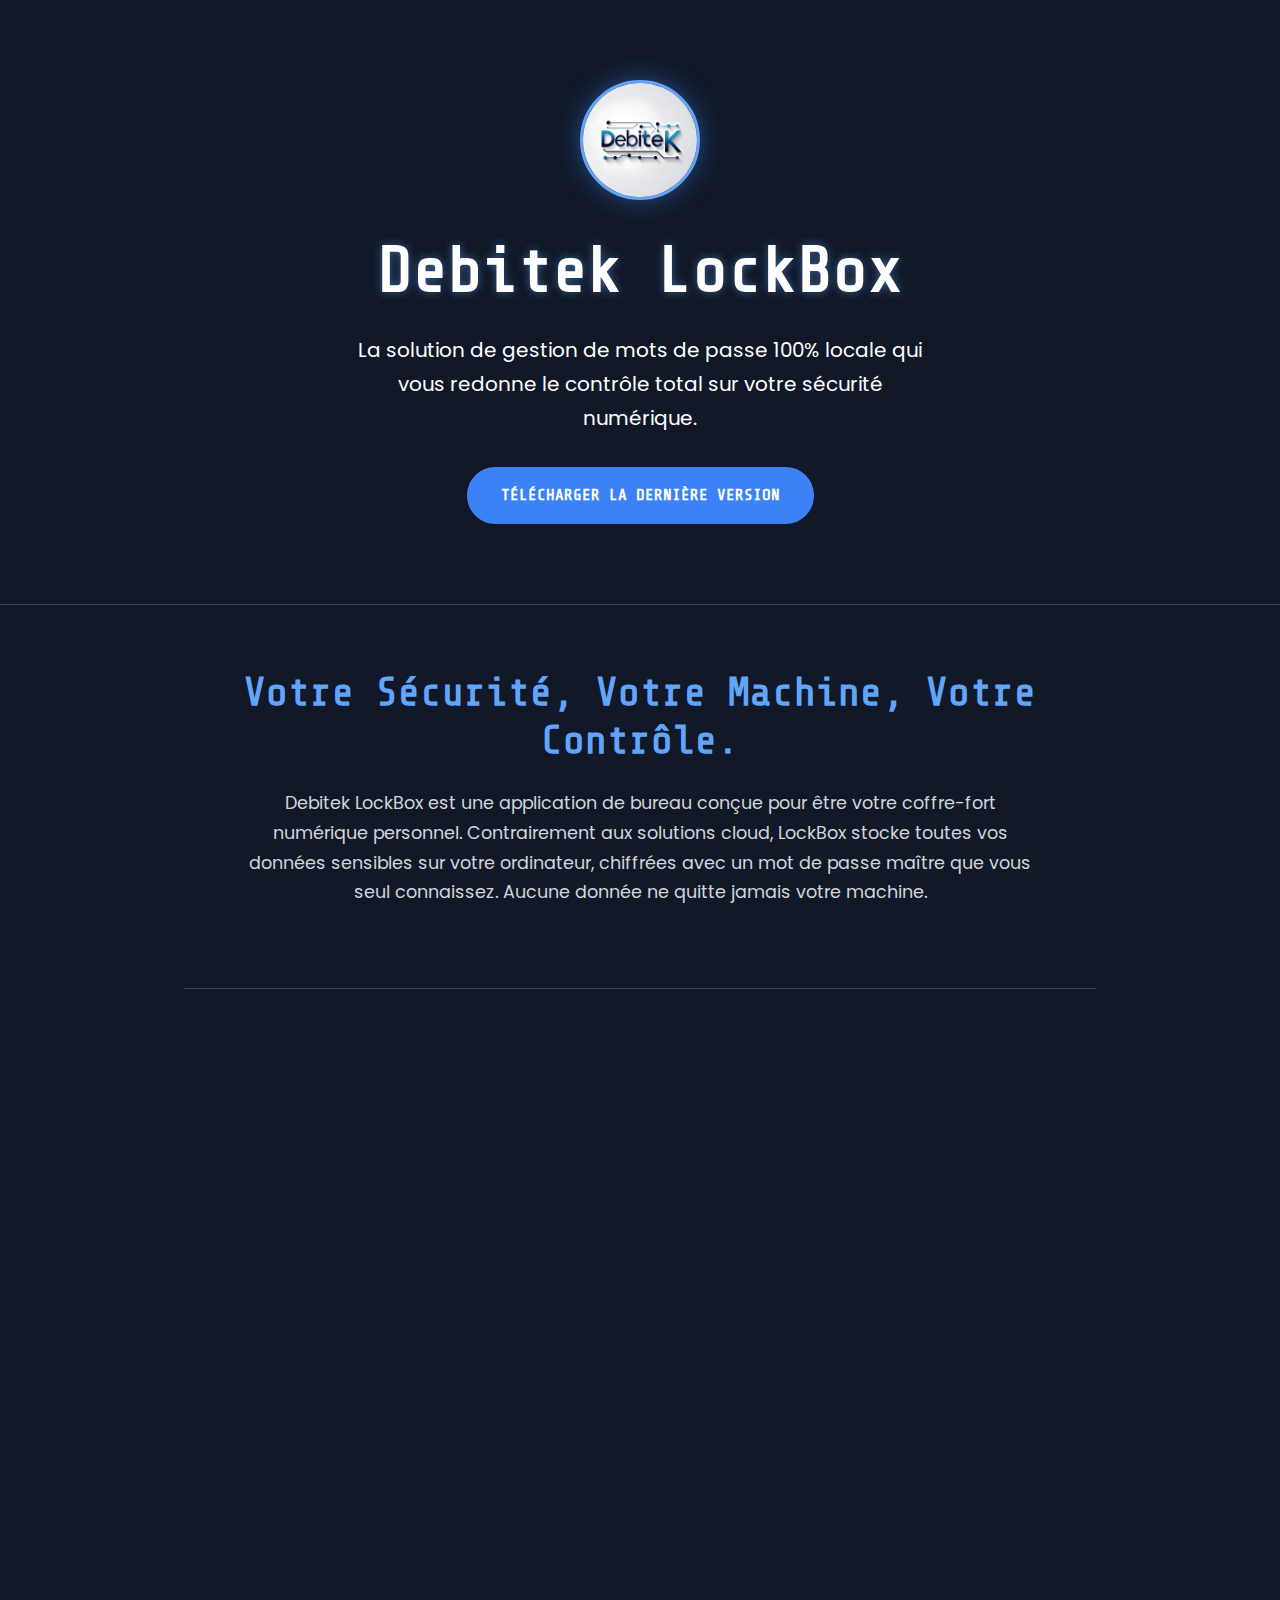
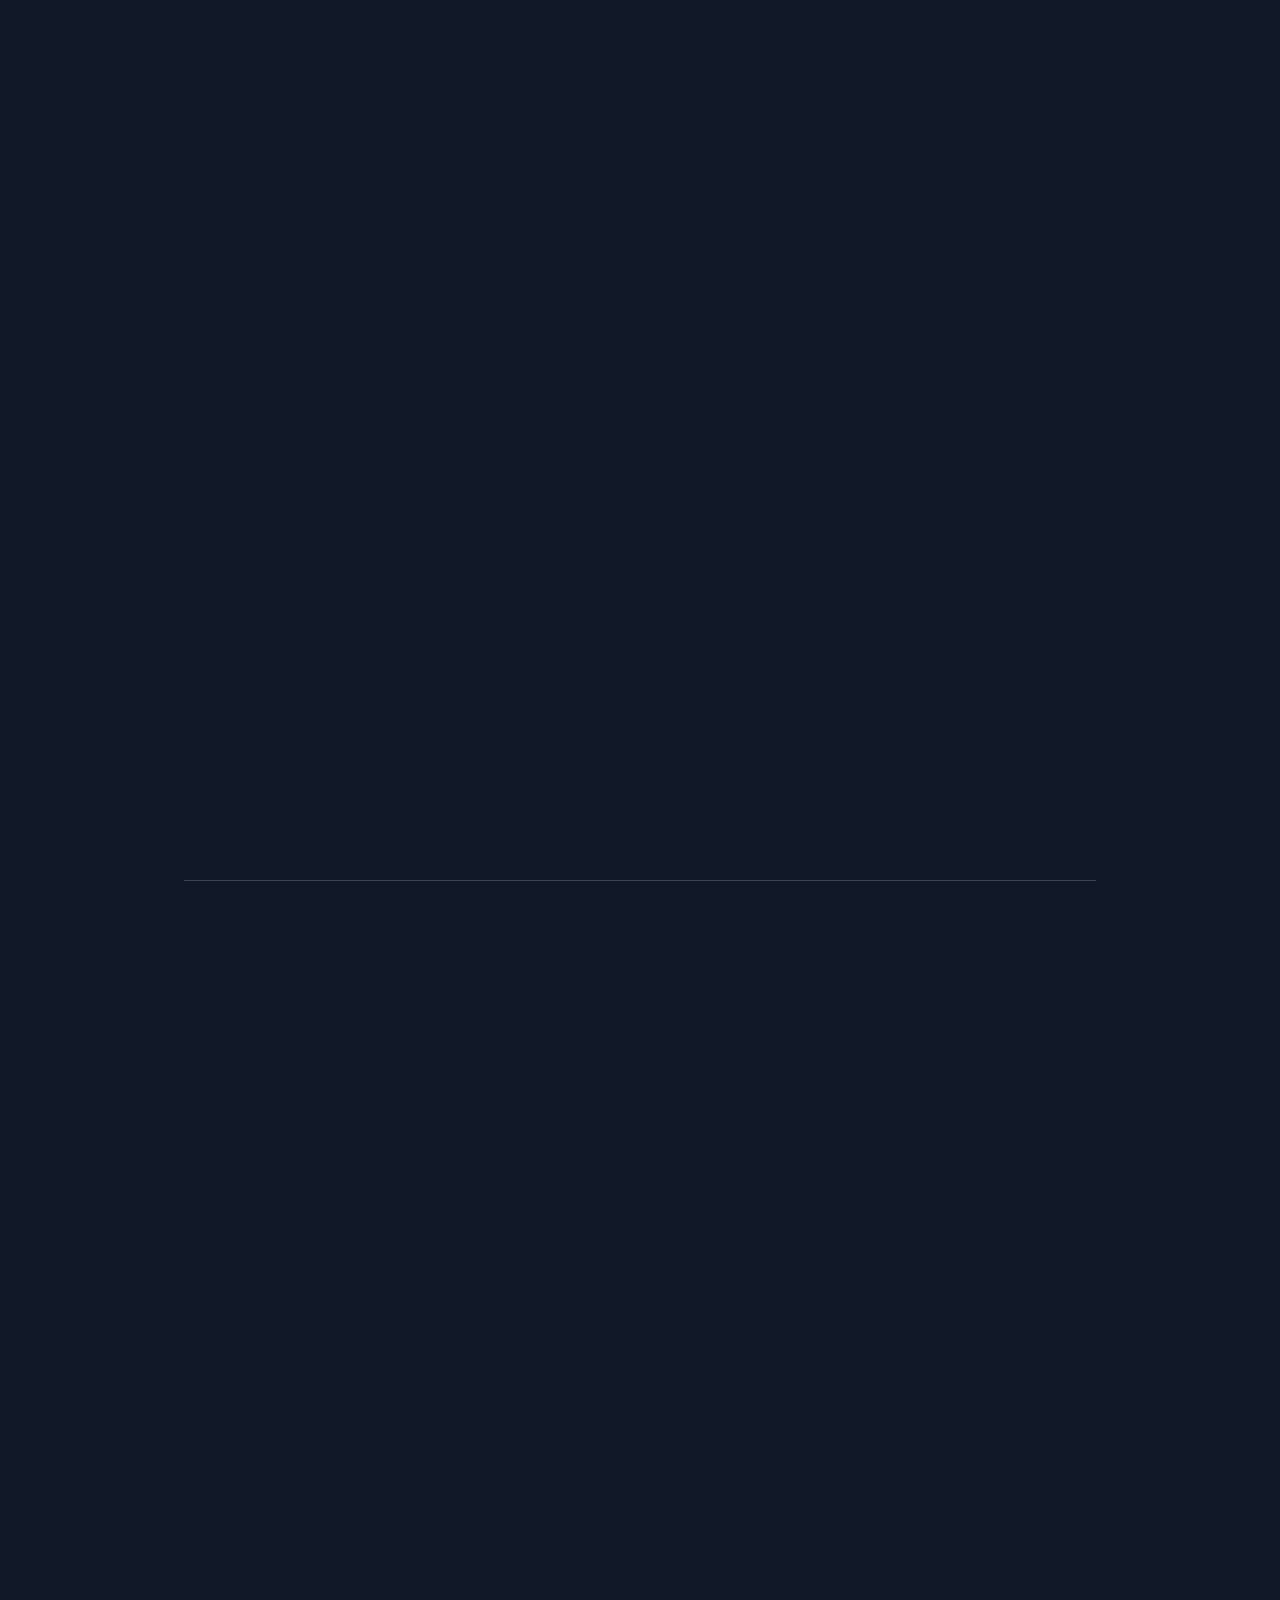
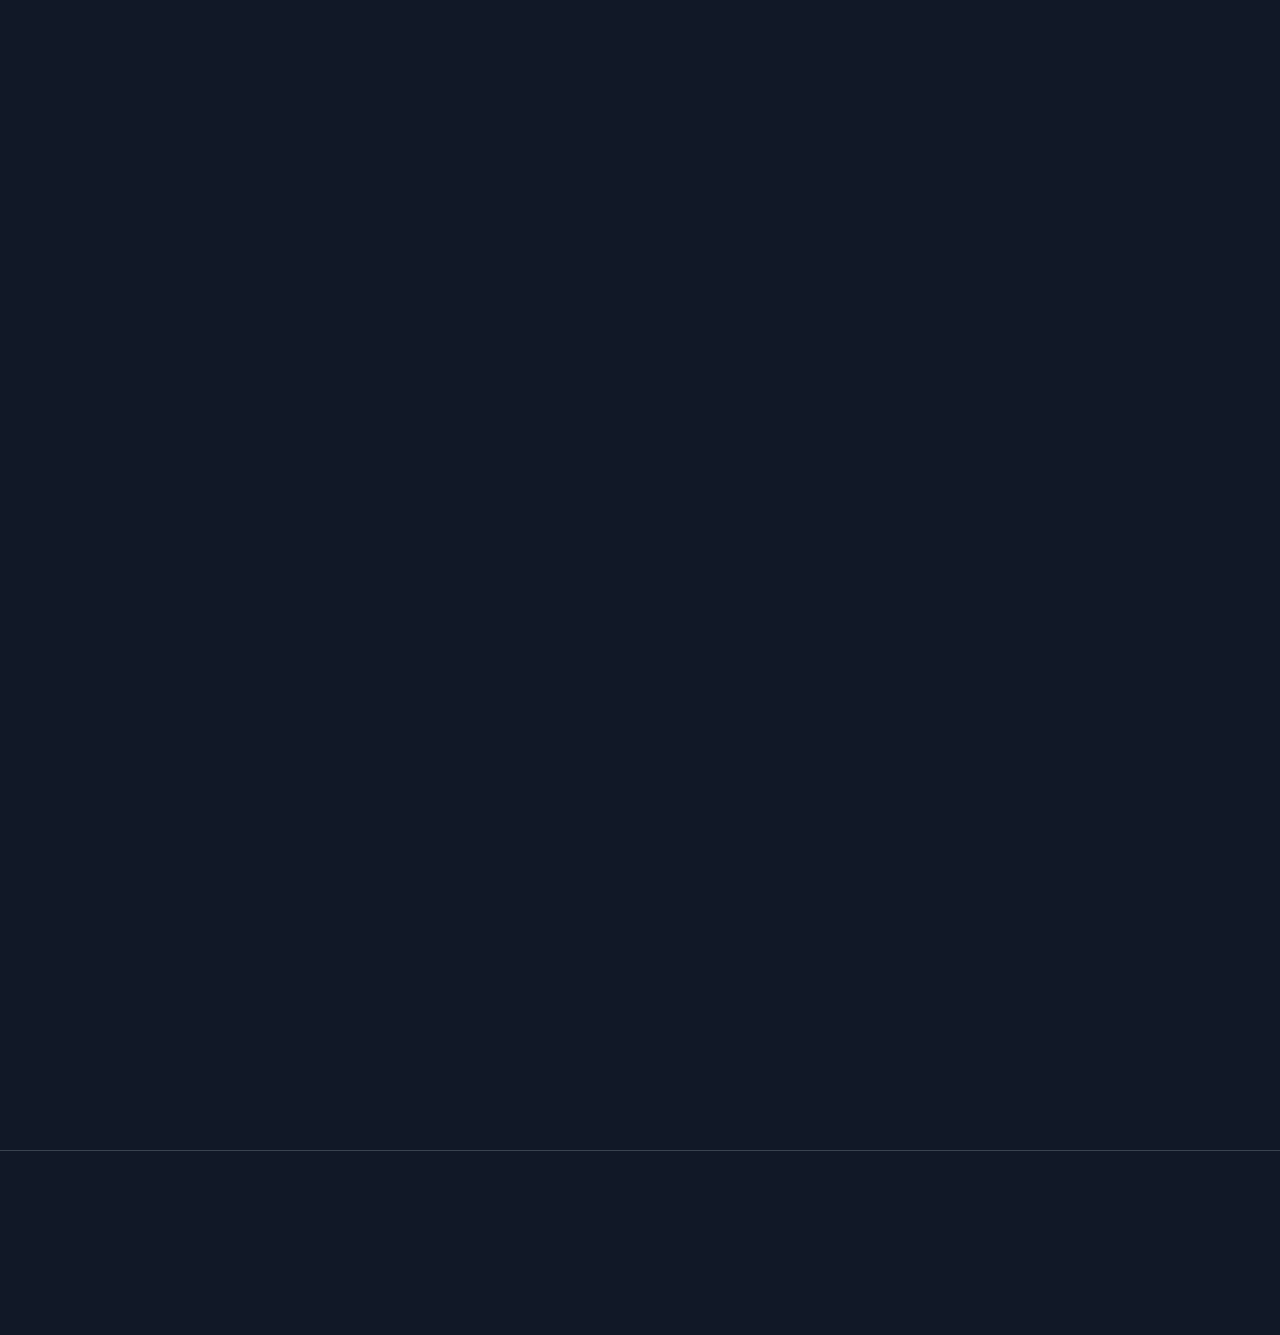
<file: index.html>
<!DOCTYPE html>
<html lang="fr">
<head>
    <meta charset="UTF-8">
    <meta name="viewport" content="width=device-width, initial-scale=1.0">
    <title>Debitek LockBox - Votre Forteresse Numérique Personnelle</title>
    <link rel="preconnect" href="https://fonts.googleapis.com">
    <link rel="preconnect" href="https://fonts.gstatic.com" crossorigin>
    <link href="https://fonts.googleapis.com/css2?family=Poppins:wght@400;600;700&family=Share+Tech+Mono&display=swap" rel="stylesheet">
    <link rel="stylesheet" href="style.css">
</head>
<body>

    <header class="hero">
        <div class="container">
            <img src="images/logo.png" alt="Logo Debitek LockBox" class="hero-logo fade-in-element">
            <h1 class="fade-in-element hero-title">Debitek LockBox</h1>
            <p class="subtitle fade-in-element hero-subtitle">La solution de gestion de mots de passe 100% locale qui vous redonne le contrôle total sur votre sécurité numérique.</p>
            <a href="#telechargement" class="cta-button fade-in-element hero-cta">Télécharger la dernière version</a>
        </div>
    </header>

    <main class="container">
        <section id="introduction" class="fade-in-element">
            <h2>Votre Sécurité, Votre Machine, Votre Contrôle.</h2>
            <p>Debitek LockBox est une application de bureau conçue pour être votre coffre-fort numérique personnel. Contrairement aux solutions cloud, LockBox stocke toutes vos données sensibles sur votre ordinateur, chiffrées avec un mot de passe maître que vous seul connaissez. Aucune donnée ne quitte jamais votre machine.</p>
        </section>
        
        <section id="features">
            <h2 class="fade-in-element">Des Fonctionnalités Pensées Pour Votre Sécurité</h2>
            <div class="features-grid">
                <div class="feature-card fade-in-element">
                    <h3>🛡️ Sécurité Proactive</h3>
                    <p>L'audit de sécurité intégré analyse en permanence votre coffre pour détecter les mots de passe faibles, réutilisés, anciens, et même ceux compromis dans des fuites de données publiques.</p>
                    <div class="screenshot-container">
                        <img src="images/audit.png" alt="Capture d'écran de l'audit de sécurité">
                    </div>
                </div>

                <div class="feature-card fade-in-element">
                    <h3>🔑 Gestion 2FA Intégrée</h3>
                    <p>Générez vos codes de double authentification (TOTP) directement depuis LockBox. Plus besoin de jongler avec votre téléphone. Une seule application pour tout sécuriser.</p>
                    <div class="screenshot-container">
                        <img src="images/2FA.png" alt="Capture d'écran de la gestion 2FA">
                    </div>
                </div>

                <div class="feature-card fade-in-element">
                    <h3>✍️ Générateur Avancé</h3>
                    <p>Créez des mots de passe ultra-robustes ou des passe-phrases faciles à retenir (ex: `Tigre-Violon-8-Fraise`) grâce à notre générateur de nouvelle génération.</p>
                    <div class="screenshot-container">
                        <img src="images/PASSEPHRASE.png" alt="Capture d'écran du générateur de mot de passe">
                    </div>
                </div>

                <div class="feature-card fade-in-element">
                    <h3>🗂️ Plus que des Mots de Passe</h3>
                    <p>Stockez et chiffrez vos documents importants, cartes d'identité, cartes de crédit, notes sécurisées et clés d'API grâce à des modèles flexibles et des champs personnalisés.</p>
                     <div class="screenshot-container">
                        <img src="images/doc.png" alt="Illustration du stockage de documents">
                    </div>
                </div>
            </div>
        </section>

        <section id="philosophy" class="fade-in-element">
            <h2>Notre Philosophie : Confiance Zéro</h2>
            <ul>
                <li><strong>Pas de Cloud, Pas de Risque :</strong> Nous ne pouvons pas perdre vos données, car nous ne les avons jamais. Tout reste avec vous.</li>
                <li><strong>Aucun Abonnement, Jamais :</strong> Debitek LockBox est un logiciel, pas un service. Il est entièrement gratuit et le restera.</li>
                <li><strong>Transparence Totale :</strong> Construit sur des standards de chiffrement publics et éprouvés (AES-256-GCM).</li>
            </ul>
        </section>

        <section id="security-first" class="security-warning fade-in-element">
            <div class="container">
                <h2>
                    <svg xmlns="http://www.w3.org/2000/svg" viewBox="0 0 24 24" fill="currentColor" width="32" height="32">
                        <path d="M1 21h22L12 2 1 21zm12-3h-2v-2h2v2zm0-4h-2v-4h2v4z"></path>
                    </svg>
                    Votre Clé, Votre Forteresse
                </h2>
                <p>
                    <strong>Le mot de passe maître est la seule et unique clé de votre coffre-fort.</strong> Pour garantir une sécurité absolue, LockBox est conçu SANS aucune porte dérobée. Il n'existe <strong>aucun moyen</strong> de réinitialiser ou de récupérer un mot de passe maître oublié.
                </p>
                <p>
                    Cette décision est intentionnelle : si nous pouvions récupérer votre compte, un tiers le pourrait aussi. En perdant cette option de commodité, vous gagnez la certitude que vous êtes la seule personne à pouvoir accéder à vos données. C'est la plus grande force de LockBox.
                </p>
                <p class="recommendation">
                    Effectuez des sauvegardes régulières (exports non chiffrés) et conservez-les dans un endroit physiquement sûr. C'est votre seule police d'assurance.
                </p>
            </div>
        </section>

        <section id="community" class="fade-in-element">
            <h2>Rejoignez Notre Communauté</h2>
            <p>Restez connecté, posez vos questions et suivez les actualités de Debitek LockBox.</p>
            <div class="community-grid">
                <a href="https://www.facebook.com/profile.php?id=61576346290117" target="_blank" rel="noopener noreferrer" class="community-card">
                    <div class="community-icon">
                        <svg xmlns="http://www.w3.org/2000/svg" viewBox="0 0 24 24" fill="currentColor">
                            <path d="M22 12c0-5.52-4.48-10-10-10S2 6.48 2 12c0 4.84 3.44 8.87 8 9.8V15H8v-3h2V9.5C10 7.57 11.57 6 13.5 6H16v3h-1.5c-1 0-1.5.5-1.5 1.5V12h3l-.5 3h-2.5v6.8c4.56-.93 8-4.96 8-9.8z"></path>
                        </svg>
                    </div>
                    <h3>Facebook</h3>
                    <p>Échangez avec d'autres utilisateurs et suivez nos actualités.</p>
                </a>
                 <a href="https://www.debitek.be" target="_blank" rel="noopener noreferrer" class="community-card">
                    <div class="community-icon">
                        <svg xmlns="http://www.w3.org/2000/svg" viewBox="0 0 24 24" fill="currentColor">
                           <path d="M12 2C6.48 2 2 6.48 2 12s4.48 10 10 10 10-4.48 10-10S17.52 2 12 2zm-1 17.93c-3.95-.49-7-3.85-7-7.93 0-.62.08-1.21.21-1.79L9 15v1c0 1.1.9 2 2 2v1.93zm6.9-2.54c-.26-.81-1-1.39-1.9-1.39h-1v-3c0-.55-.45-1-1-1H8v-2h2c.55 0 1-.45 1-1V7h2c1.1 0 2-.9 2-2v-.41c2.93 1.19 5 4.06 5 7.41 0 2.08-.8 3.97-2.1 5.39z"></path>
                        </svg>
                    </div>
                    <h3>Site Web Officiel</h3>
                    <p>Visitez notre site principal pour d'autres services et informations.</p>
                </a>
            </div>
        </section>

        <section id="telechargement" class="cta-section fade-in-element">
            <h2>Prêt à reprendre le contrôle ?</h2>
            <p>Téléchargez la dernière version de Debitek LockBox pour votre système d'exploitation. C'est gratuit, pour toujours.</p>
            <div class="download-grid">
                <a href="#" class="download-button">
                    <svg xmlns="http://www.w3.org/2000/svg" viewBox="0 0 24 24" fill="currentColor" width="24" height="24"><path d="M2 2H11V11H2V2ZM2 13H11V22H2V13ZM13 2H22V11H13V2ZM13 13H22V22H13V13Z"></path></svg>
                    <span>Télécharger pour <strong>Windows</strong> (.exe)</span>
                </a>
                <a href="#" class="download-button">
                    <svg xmlns="http://www.w3.org/2000/svg" viewBox="0 0 24 24" fill="currentColor" width="24" height="24"><path d="M20 6h-8l-2-2H4c-1.1 0-1.99.9-1.99 2L2 18c0 1.1.9 2 2 2h16c1.1 0 2-.9 2-2V8c0-1.1-.9-2-2-2zm-6 6h-2v2h2v2h-2v2h-2v-2H8v-2h2v-2h2v2z"></path></svg>
                    <span>Télécharger pour <strong>Linux</strong> (.tar.gz)</span>
                </a>
            </div>
        </section>
    </main>

    <footer>
        <div class="container fade-in-element">
            <div class="footer-links">
                <a href="https://www.facebook.com/profile.php?id=61576346290117" target="_blank" rel="noopener noreferrer" title="Facebook">
                    <svg xmlns="http://www.w3.org/2000/svg" viewBox="0 0 24 24" fill="currentColor" width="24" height="24">
                        <path d="M22 12c0-5.52-4.48-10-10-10S2 6.48 2 12c0 4.84 3.44 8.87 8 9.8V15H8v-3h2V9.5C10 7.57 11.57 6 13.5 6H16v3h-1.5c-1 0-1.5.5-1.5 1.5V12h3l-.5 3h-2.5v6.8c4.56-.93 8-4.96 8-9.8z"></path>
                    </svg>
                </a>
            </div>
            <p>© 2024 Debitek LockBox. Développé avec passion.</p>
            <div class="legal-links">
                <a href="mentions-legales.html">Mentions Légales</a>
                <span>|</span>
                <a href="politique-confidentialite.html">Politique de Confidentialité</a>
            </div>
        </div>
    </footer>
    
    <button id="back-to-top" class="back-to-top-button" title="Retour en haut">
        <svg xmlns="http://www.w3.org/2000/svg" viewBox="0 0 24 24" fill="currentColor" width="24" height="24">
            <path d="M7.41 15.41L12 10.83l4.59 4.58L18 14l-6-6-6 6z"></path>
        </svg>
    </button>

    <script src="edit-logic.js" defer></script>
</body>
</html>
</file>
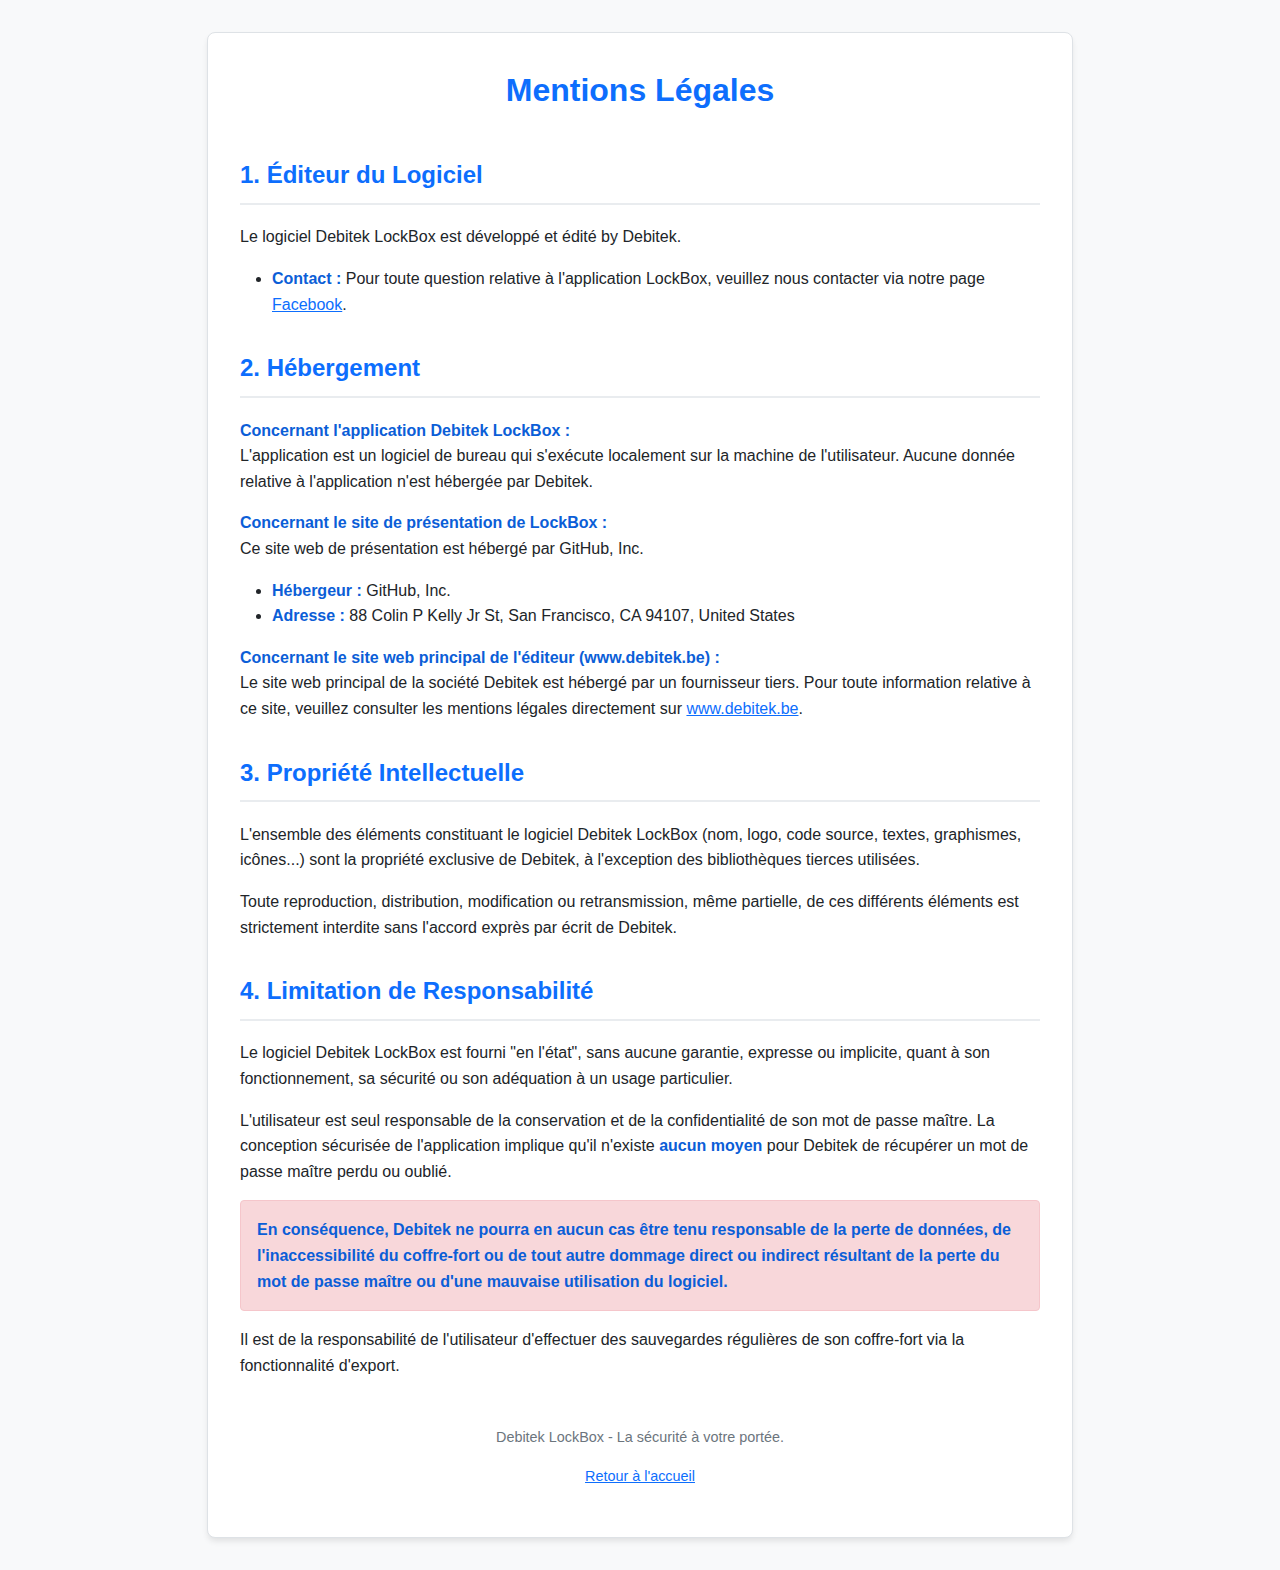
<file: mentions-legales.html>
<!DOCTYPE html>
<html lang="fr">
<head>
    <meta charset="UTF-8">
    <meta name="viewport" content="width=device-width, initial-scale=1.0">
    <title>Mentions Légales - Debitek LockBox</title>
    <style>
        body { font-family: -apple-system, BlinkMacSystemFont, "Segoe UI", Roboto, Helvetica, Arial, sans-serif; line-height: 1.6; margin: 0; padding: 0; background-color: #f8f9fa; color: #212529; }
        .container { max-width: 800px; margin: 2rem auto; padding: 2rem; background-color: #ffffff; border: 1px solid #dee2e6; border-radius: 8px; box-shadow: 0 4px 6px -1px rgba(0, 0, 0, 0.1); }
        h1, h2 { color: #0d6efd; border-bottom: 2px solid #e9ecef; padding-bottom: 0.5rem; margin-top: 2rem; }
        h1 { text-align: center; border-bottom: none; margin-top: 0; }
        p, ul { margin-bottom: 1rem; }
        ul { padding-left: 2rem; }
        a { color: #0d6efd; }
        a:hover { color: #0b5ed7; }
        strong { color: #0b5ed7; }
        .danger { padding: 1rem; background-color: #f8d7da; border: 1px solid #f5c6cb; border-radius: 4px; color: #721c24; }
        footer { text-align: center; margin-top: 3rem; font-size: 0.9em; color: #6c757d; }
    </style>
</head>
<body>
    <div class="container">
        <h1>Mentions Légales</h1>

        <section>
            <h2>1. Éditeur du Logiciel</h2>
            <p>Le logiciel Debitek LockBox est développé et édité by Debitek.</p>
            <ul>
                <li><strong>Contact :</strong> Pour toute question relative à l'application LockBox, veuillez nous contacter via notre page <a href="https://www.facebook.com/profile.php?id=61576346290117" target="_blank" rel="noopener noreferrer">Facebook</a>.</li>
            </ul>
        </section>

        <section>
            <h2>2. Hébergement</h2>
            <p><strong>Concernant l'application Debitek LockBox :</strong><br>
            L'application est un logiciel de bureau qui s'exécute localement sur la machine de l'utilisateur. Aucune donnée relative à l'application n'est hébergée par Debitek.</p>
            
            <p><strong>Concernant le site de présentation de LockBox :</strong><br>
            Ce site web de présentation est hébergé par GitHub, Inc.</p>
            <ul>
                <li><strong>Hébergeur :</strong> GitHub, Inc.</li>
                <li><strong>Adresse :</strong> 88 Colin P Kelly Jr St, San Francisco, CA 94107, United States</li>
            </ul>

            <p><strong>Concernant le site web principal de l'éditeur (www.debitek.be) :</strong><br>
            Le site web principal de la société Debitek est hébergé par un fournisseur tiers. Pour toute information relative à ce site, veuillez consulter les mentions légales directement sur <a href="https://www.debitek.be" target="_blank" rel="noopener noreferrer">www.debitek.be</a>.</p>
        </section>

        <section>
            <h2>3. Propriété Intellectuelle</h2>
            <p>L'ensemble des éléments constituant le logiciel Debitek LockBox (nom, logo, code source, textes, graphismes, icônes...) sont la propriété exclusive de Debitek, à l'exception des bibliothèques tierces utilisées.</p>
            <p>Toute reproduction, distribution, modification ou retransmission, même partielle, de ces différents éléments est strictement interdite sans l'accord exprès par écrit de Debitek.</p>
        </section>

        <section>
            <h2>4. Limitation de Responsabilité</h2>
            <p>Le logiciel Debitek LockBox est fourni "en l'état", sans aucune garantie, expresse ou implicite, quant à son fonctionnement, sa sécurité ou son adéquation à un usage particulier.</p>
            <p>L'utilisateur est seul responsable de la conservation et de la confidentialité de son mot de passe maître. La conception sécurisée de l'application implique qu'il n'existe <strong>aucun moyen</strong> pour Debitek de récupérer un mot de passe maître perdu ou oublié.</p>
            <p class="danger"><strong>En conséquence, Debitek ne pourra en aucun cas être tenu responsable de la perte de données, de l'inaccessibilité du coffre-fort ou de tout autre dommage direct ou indirect résultant de la perte du mot de passe maître ou d'une mauvaise utilisation du logiciel.</strong></p>
            <p>Il est de la responsabilité de l'utilisateur d'effectuer des sauvegardes régulières de son coffre-fort via la fonctionnalité d'export.</p>
        </section>

        <footer>
            <p>Debitek LockBox - La sécurité à votre portée.</p>
            <p><a href="index.html">Retour à l'accueil</a></p>
        </footer>
    </div>
</body>
</html>
</file>
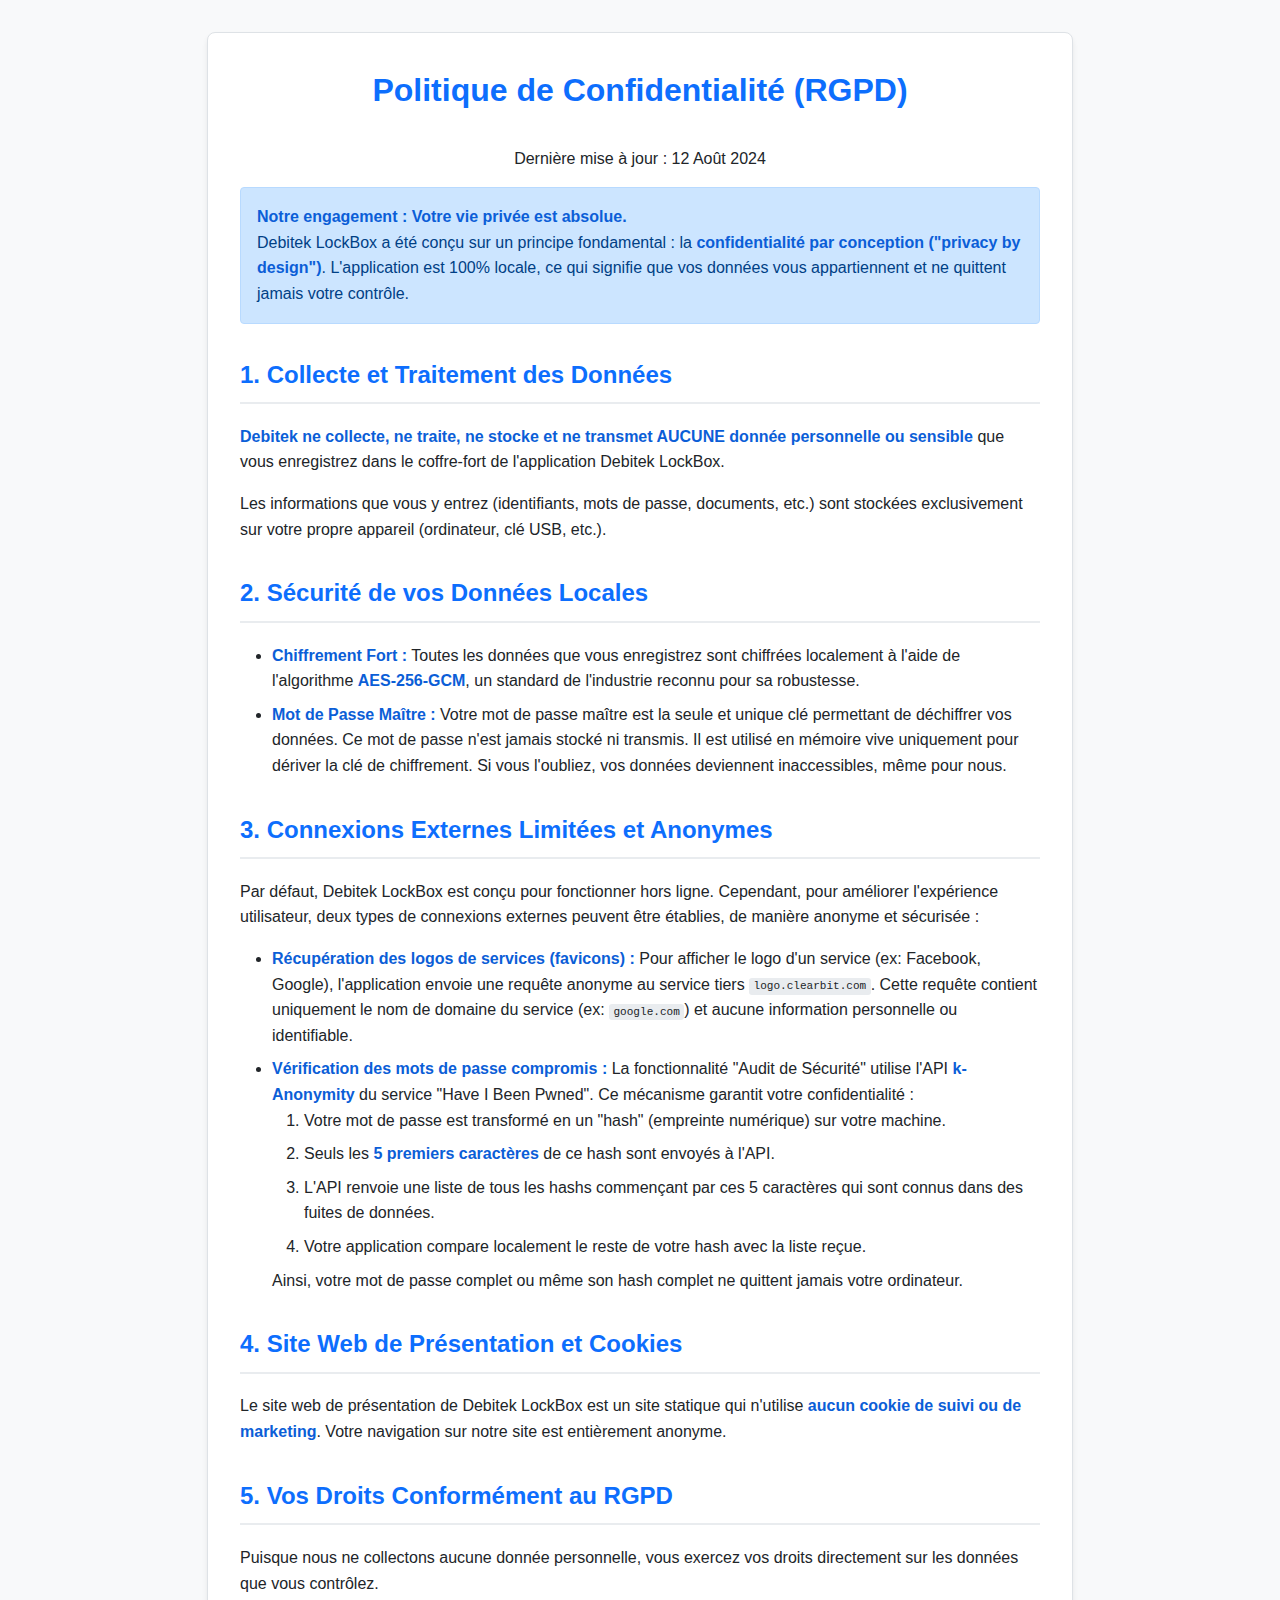
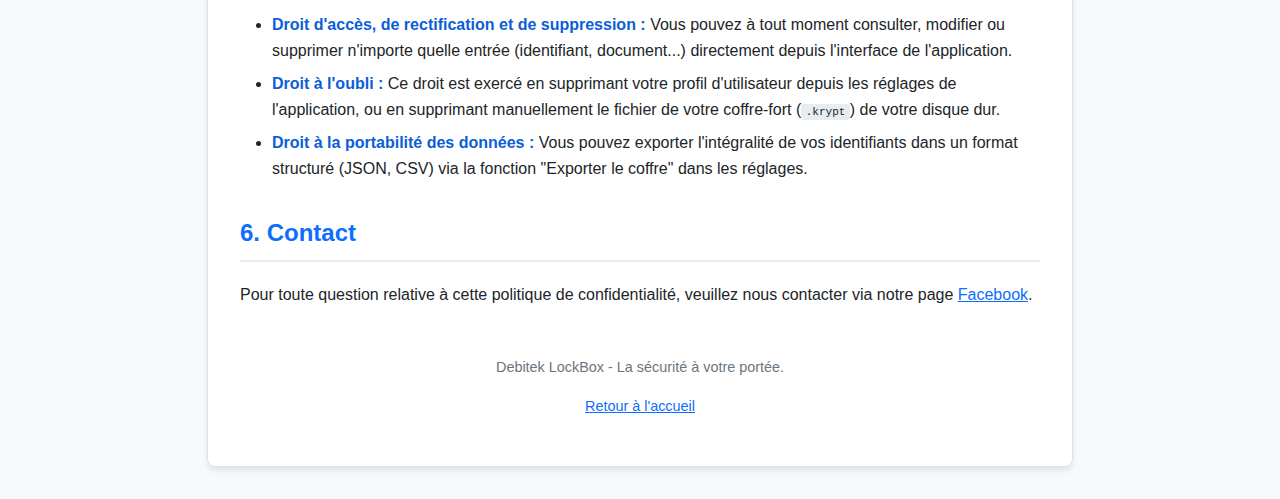
<file: politique-confidentialite.html>
<!DOCTYPE html>
<html lang="fr">
<head>
    <meta charset="UTF-8">
    <meta name="viewport" content="width=device-width, initial-scale=1.0">
    <title>Politique de Confidentialité (RGPD) - Debitek LockBox</title>
    <style>
        body { font-family: -apple-system, BlinkMacSystemFont, "Segoe UI", Roboto, Helvetica, Arial, sans-serif; line-height: 1.6; margin: 0; padding: 0; background-color: #f8f9fa; color: #212529; }
        .container { max-width: 800px; margin: 2rem auto; padding: 2rem; background-color: #ffffff; border: 1px solid #dee2e6; border-radius: 8px; box-shadow: 0 4px 6px -1px rgba(0, 0, 0, 0.1); }
        h1, h2 { color: #0d6efd; border-bottom: 2px solid #e9ecef; padding-bottom: 0.5rem; margin-top: 2rem; }
        h1 { text-align: center; border-bottom: none; margin-top: 0; }
        p, ul { margin-bottom: 1rem; }
        ul, ol { padding-left: 2rem; }
        li { margin-bottom: 0.5rem; }
        code { background-color: #e9ecef; padding: 0.2em 0.4em; font-size: 85%; border-radius: 3px; }
        a { color: #0d6efd; }
        a:hover { color: #0b5ed7; }
        strong { color: #0b5ed7; }
        .info { padding: 1rem; background-color: #cce5ff; border: 1px solid #b8daff; border-radius: 4px; color: #004085; }
        footer { text-align: center; margin-top: 3rem; font-size: 0.9em; color: #6c757d; }
    </style>
</head>
<body>
    <div class="container">
        <h1>Politique de Confidentialité (RGPD)</h1>
        <p style="text-align: center;">Dernière mise à jour : 12 Août 2024</p>

        <p class="info">
            <strong>Notre engagement : Votre vie privée est absolue.</strong><br>
            Debitek LockBox a été conçu sur un principe fondamental : la <strong>confidentialité par conception ("privacy by design")</strong>. L'application est 100% locale, ce qui signifie que vos données vous appartiennent et ne quittent jamais votre contrôle.
        </p>

        <section>
            <h2>1. Collecte et Traitement des Données</h2>
            <p><strong>Debitek ne collecte, ne traite, ne stocke et ne transmet AUCUNE donnée personnelle ou sensible</strong> que vous enregistrez dans le coffre-fort de l'application Debitek LockBox.</p>
            <p>Les informations que vous y entrez (identifiants, mots de passe, documents, etc.) sont stockées exclusivement sur votre propre appareil (ordinateur, clé USB, etc.).</p>
        </section>

        <section>
            <h2>2. Sécurité de vos Données Locales</h2>
            <ul>
                <li><strong>Chiffrement Fort :</strong> Toutes les données que vous enregistrez sont chiffrées localement à l'aide de l'algorithme <strong>AES-256-GCM</strong>, un standard de l'industrie reconnu pour sa robustesse.</li>
                <li><strong>Mot de Passe Maître :</strong> Votre mot de passe maître est la seule et unique clé permettant de déchiffrer vos données. Ce mot de passe n'est jamais stocké ni transmis. Il est utilisé en mémoire vive uniquement pour dériver la clé de chiffrement. Si vous l'oubliez, vos données deviennent inaccessibles, même pour nous.</li>
            </ul>
        </section>

        <section>
            <h2>3. Connexions Externes Limitées et Anonymes</h2>
            <p>Par défaut, Debitek LockBox est conçu pour fonctionner hors ligne. Cependant, pour améliorer l'expérience utilisateur, deux types de connexions externes peuvent être établies, de manière anonyme et sécurisée :</p>
            <ul>
                <li>
                    <strong>Récupération des logos de services (favicons) :</strong> Pour afficher le logo d'un service (ex: Facebook, Google), l'application envoie une requête anonyme au service tiers <code>logo.clearbit.com</code>. Cette requête contient uniquement le nom de domaine du service (ex: <code>google.com</code>) et aucune information personnelle ou identifiable.
                </li>
                <li>
                    <strong>Vérification des mots de passe compromis :</strong> La fonctionnalité "Audit de Sécurité" utilise l'API <strong>k-Anonymity</strong> du service "Have I Been Pwned". Ce mécanisme garantit votre confidentialité :
                    <ol>
                        <li>Votre mot de passe est transformé en un "hash" (empreinte numérique) sur votre machine.</li>
                        <li>Seuls les <strong>5 premiers caractères</strong> de ce hash sont envoyés à l'API.</li>
                        <li>L'API renvoie une liste de tous les hashs commençant par ces 5 caractères qui sont connus dans des fuites de données.</li>
                        <li>Votre application compare localement le reste de votre hash avec la liste reçue.</li>
                    </ol>
                    Ainsi, votre mot de passe complet ou même son hash complet ne quittent jamais votre ordinateur.
                </li>
            </ul>
        </section>
        
        <section>
            <h2>4. Site Web de Présentation et Cookies</h2>
            <p>Le site web de présentation de Debitek LockBox est un site statique qui n'utilise <strong>aucun cookie de suivi ou de marketing</strong>. Votre navigation sur notre site est entièrement anonyme.</p>
        </section>

        <section>
            <h2>5. Vos Droits Conformément au RGPD</h2>
            <p>Puisque nous ne collectons aucune donnée personnelle, vous exercez vos droits directement sur les données que vous contrôlez.</p>
            <ul>
                <li><strong>Droit d'accès, de rectification et de suppression :</strong> Vous pouvez à tout moment consulter, modifier ou supprimer n'importe quelle entrée (identifiant, document...) directement depuis l'interface de l'application.</li>
                <li><strong>Droit à l'oubli :</strong> Ce droit est exercé en supprimant votre profil d'utilisateur depuis les réglages de l'application, ou en supprimant manuellement le fichier de votre coffre-fort (<code>.krypt</code>) de votre disque dur.</li>
                <li><strong>Droit à la portabilité des données :</strong> Vous pouvez exporter l'intégralité de vos identifiants dans un format structuré (JSON, CSV) via la fonction "Exporter le coffre" dans les réglages.</li>
            </ul>
        </section>
        
        <section>
            <h2>6. Contact</h2>
            <p>Pour toute question relative à cette politique de confidentialité, veuillez nous contacter via notre page <a href="https://www.facebook.com/profile.php?id=61576346290117" target="_blank" rel="noopener noreferrer">Facebook</a>.</p>
        </section>

        <footer>
            <p>Debitek LockBox - La sécurité à votre portée.</p>
            <p><a href="index.html">Retour à l'accueil</a></p>
        </footer>
    </div>
</body>
</html>
</file>
<file: style.css>
/* --- Réglages de Base --- */
:root {
    --bg-color: #111827;
    --surface-color: #1f2937;
    --primary-color: #3b82f6;
    --primary-variant: #60a5fa;
    --text-color: #f9fafb;
    --text-light: #d1d5db;
    --border-color: rgba(75, 85, 99, 0.7);
    --warning-bg: rgba(245, 158, 11, 0.1);
    --warning-border: rgba(245, 158, 11, 0.5);
    --warning-text: #f59e0b;
    --font-family-body: 'Poppins', sans-serif;
    --font-family-heading: 'Share Tech Mono', monospace;
    --shadow-md: 0 4px 6px -1px rgba(0, 0, 0, 0.2), 0 2px 4px -1px rgba(0, 0, 0, 0.16);
}

*, *::before, *::after {
    box-sizing: border-box;
    margin: 0;
    padding: 0;
}

html {
    scroll-behavior: smooth;
}

body {
    font-family: var(--font-family-body);
    color: var(--text-color);
    background-color: var(--bg-color);
    line-height: 1.7;
}

/* --- Conteneur & Sections --- */
.container {
    max-width: 960px;
    margin: 0 auto;
    padding: 0 1.5rem;
}

section {
    padding: 4rem 0;
    border-bottom: 1px solid var(--border-color);
}
section:last-of-type {
    border-bottom: none;
}


h1, h2, h3 {
    font-family: var(--font-family-heading);
    color: var(--text-color);
    margin-bottom: 1.5rem;
    line-height: 1.2;
}

h2 {
    font-size: 2.5rem;
    text-align: center;
    color: var(--primary-variant);
}

p {
    margin-bottom: 1rem;
    color: var(--text-light);
}
#introduction p {
    text-align: center;
    font-size: 1.1rem;
    max-width: 800px;
    margin-left: auto;
    margin-right: auto;
}


/* --- Hero Header --- */
.hero {
    background: linear-gradient(rgba(17, 24, 39, 0.8), rgba(17, 24, 39, 0.8)), url('https://www.toptal.com/designers/subtlepatterns/uploads/double-bubble-outline.png');
    color: white;
    padding: 5rem 0;
    text-align: center;
    overflow: hidden;
    border-bottom: 1px solid var(--border-color);
}

.hero-logo {
    width: 120px;
    height: 120px;
    border-radius: 50%;
    margin: 0 auto 1.5rem auto;
    border: 3px solid var(--primary-variant);
    box-shadow: 0 0 25px rgba(59, 130, 246, 0.5);
}

.hero h1 {
    font-size: 4rem;
    color: white;
    text-shadow: 0 0 10px rgba(96, 165, 250, 0.5);
}

.hero .subtitle {
    font-size: 1.25rem;
    opacity: 0.9;
    max-width: 600px;
    margin: 0 auto 2rem auto;
    color: white;
}

.cta-button {
    display: inline-block;
    background-color: var(--primary-color);
    color: white;
    padding: 0.8rem 2rem;
    border-radius: 50px;
    text-decoration: none;
    font-weight: bold;
    font-family: var(--font-family-heading);
    text-transform: uppercase;
    transition: all 0.2s ease;
    border: 2px solid var(--primary-color);
}

.cta-button:hover {
    background-color: var(--primary-variant);
    border-color: var(--primary-variant);
    transform: translateY(-3px);
    box-shadow: 0 10px 20px rgba(0,0,0,0.25);
}

/* --- Section Fonctionnalités --- */
.features-grid {
    display: grid;
    grid-template-columns: repeat(auto-fit, minmax(300px, 1fr));
    gap: 2rem;
    margin-top: 3rem;
}

.feature-card {
    background-color: var(--surface-color);
    border: 1px solid var(--border-color);
    border-radius: 8px;
    padding: 2rem;
    text-align: center;
    box-shadow: var(--shadow-md);
    transition: transform 0.3s, box-shadow 0.3s, border-color 0.3s;
}
.feature-card:hover {
    transform: translateY(-5px);
    box-shadow: 0 0 20px rgba(59, 130, 246, 0.2);
    border-color: var(--primary-color);
}


.feature-card h3 {
    font-size: 1.5rem;
    margin-top: 0;
    color: var(--primary-variant);
}

/* --- Conteneur pour Captures d'Écran --- */
.screenshot-container {
    background-color: var(--bg-color);
    border-radius: 8px;
    margin-top: 1.5rem;
    overflow: hidden;
    border: 1px solid var(--border-color);
}

.screenshot-container img {
    width: 100%;
    height: auto;
    display: block;
}

/* --- Section Philosophie --- */
#philosophy ul {
    list-style: none;
    padding-left: 0;
    max-width: 700px;
    margin: 2rem auto 0 auto;
}

#philosophy li {
    position: relative;
    padding-left: 2rem;
    margin-bottom: 1.25rem;
    font-size: 1.1rem;
}

#philosophy li::before {
    content: '✔';
    position: absolute;
    left: 0;
    top: 2px;
    color: var(--primary-color);
    font-weight: bold;
}
#philosophy li strong {
    color: var(--text-color);
    display: block;
}


/* --- Section Sécurité d'Abord --- */
.security-warning {
    background-color: var(--warning-bg);
    border: 1px solid var(--warning-border);
    border-radius: 8px;
    padding: 2rem;
}

.security-warning .container {
    text-align: center;
    padding: 0;
}

.security-warning h2 {
    color: var(--warning-text);
    display: flex;
    align-items: center;
    justify-content: center;
    gap: 0.75rem;
    font-size: 2rem;
}

.security-warning p {
    color: var(--text-light);
    max-width: 750px;
    margin-left: auto;
    margin-right: auto;
    font-size: 1.05rem;
}

.security-warning p.recommendation {
    margin-top: 1.5rem;
    font-style: italic;
    font-weight: 500;
    color: var(--warning-text);
}

.cta-section {
    background-color: var(--surface-color);
    text-align: center;
    padding: 4rem 1.5rem;
    border-radius: 8px;
    border: 1px solid var(--primary-color);
}
.cta-section h2 {
    color: white;
}
.cta-section p {
    color: var(--text-light);
    margin-bottom: 2rem;
}


/* --- Footer --- */
footer {
    text-align: center;
    padding: 2rem 0;
    font-size: 0.9rem;
    color: var(--text-light);
    border-top: 1px solid var(--border-color);
}

/* --- Animations d'apparition --- */
.fade-in-element {
    opacity: 0;
    transform: translateY(20px);
    transition: opacity 0.6s ease-out, transform 0.6s ease-out;
}

.fade-in-element.is-visible {
    opacity: 1;
    transform: translateY(0);
}

/* Délais pour un effet échelonné */
.hero-logo { transition-delay: 0.1s; }
.hero-title { transition-delay: 0.2s; }
.hero-subtitle { transition-delay: 0.3s; }
.hero-cta { transition-delay: 0.4s; }
.feature-card:nth-child(2) { transition-delay: 0.1s; }
.feature-card:nth-child(3) { transition-delay: 0.2s; }
.feature-card:nth-child(4) { transition-delay: 0.3s; }


/* --- Bouton Retour en Haut --- */
.back-to-top-button {
    position: fixed;
    bottom: 20px;
    right: 20px;
    width: 50px;
    height: 50px;
    background-color: var(--primary-color);
    color: white;
    border: none;
    border-radius: 50%;
    cursor: pointer;
    display: flex;
    align-items: center;
    justify-content: center;
    box-shadow: 0 4px 8px rgba(0, 0, 0, 0.4);
    transition: opacity 0.3s, visibility 0.3s, transform 0.3s;
    opacity: 0;
    visibility: hidden;
    transform: translateY(20px);
    z-index: 1000;
}

.back-to-top-button.visible {
    opacity: 1;
    visibility: visible;
    transform: translateY(0);
}

.back-to-top-button:hover {
    background-color: var(--primary-variant);
    transform: scale(1.1);
}

/* --- Section Communauté --- */
#community p {
    text-align: center;
    max-width: 600px;
    margin-left: auto;
    margin-right: auto;
}
.community-grid {
    display: grid;
    grid-template-columns: repeat(auto-fit, minmax(320px, 1fr));
    gap: 2rem;
    margin-top: 3rem;
}
.community-card {
    background-color: var(--surface-color);
    border: 1px solid var(--border-color);
    border-radius: 8px;
    padding: 2rem;
    text-align: center;
    text-decoration: none;
    color: var(--text-color);
    box-shadow: var(--shadow-md);
    transition: transform 0.3s, box-shadow 0.3s, border-color 0.3s;
    max-width: 400px;
    width: 100%;
}
.community-card:hover {
    transform: translateY(-5px);
    border-color: var(--primary-color);
}
.community-icon {
    width: 50px;
    height: 50px;
    margin: 0 auto 1rem auto;
    color: var(--primary-color);
    transition: color 0.3s;
}
.community-card:hover .community-icon {
    color: var(--primary-variant);
}

.community-icon svg {
    width: 100%;
    height: 100%;
}
.community-card h3 {
    margin-top: 0;
    color: var(--text-color);
}
.community-card p {
    color: var(--text-light);
    font-size: 0.9rem;
}

@media (max-width: 700px) {
    .community-grid {
        grid-template-columns: 1fr;
    }
}

/* --- Liens Footer --- */
.footer-links {
    display: flex;
    justify-content: center;
    gap: 1.5rem;
    margin-bottom: 1.5rem;
}
.footer-links a {
    color: var(--text-light);
    transition: color 0.2s, transform 0.2s;
}
.footer-links a:hover {
    color: var(--primary-color);
    transform: translateY(-2px);
}

/* --- Section Téléchargement --- */
.download-grid {
    display: flex;
    justify-content: center;
    gap: 1.5rem;
    flex-wrap: wrap;
    margin-top: 2rem;
}

.download-button {
    display: inline-flex;
    align-items: center;
    gap: 0.75rem;
    background-color: var(--surface-color);
    color: var(--text-light);
    padding: 0.8rem 1.5rem;
    border-radius: 8px;
    text-decoration: none;
    font-weight: 600;
    font-family: var(--font-family-body);
    transition: all 0.2s ease;
    border: 1px solid var(--border-color);
}

.download-button:hover {
    background-color: var(--primary-color);
    color: white;
    transform: translateY(-3px);
    box-shadow: 0 10px 20px rgba(0,0,0,0.25);
    border-color: var(--primary-color);
}

.download-button svg {
    width: 24px;
    height: 24px;
}

.download-button strong {
    font-weight: 700;
    color: var(--text-color);
    transition: color 0.2s ease;
}

.download-button:hover strong {
    color: white;
}

@media (max-width: 700px) {
    .download-grid {
        flex-direction: column;
        align-items: stretch;
    }
    .download-button {
        justify-content: center;
    }
}

/* --- Liens légaux Footer --- */
.legal-links {
    margin-top: 1rem;
    font-size: 0.9rem;
}
.legal-links a {
    color: var(--text-light);
    text-decoration: none;
    transition: color 0.2s;
    margin: 0 0.5rem;
}
.legal-links a:hover {
    color: var(--primary-color);
    text-decoration: underline;
}
.legal-links span {
    color: var(--border-color);
}
</file>
